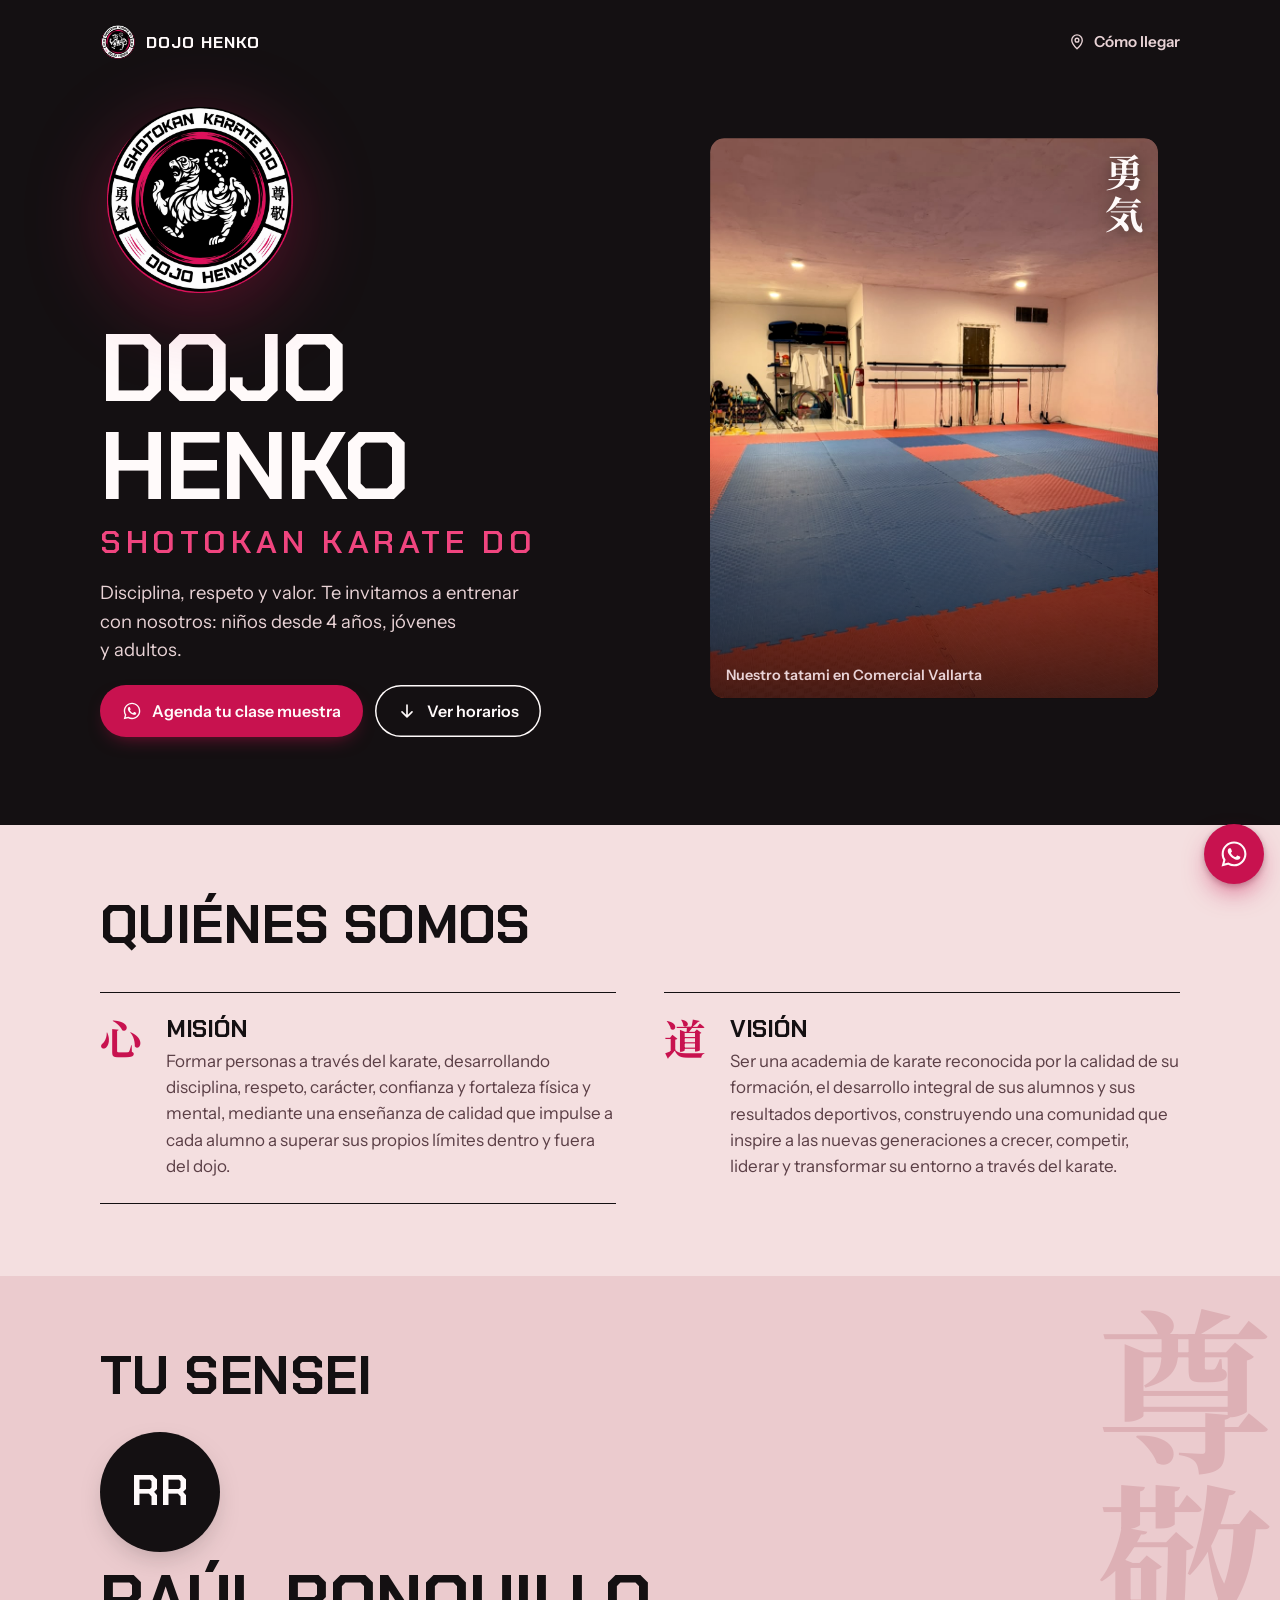
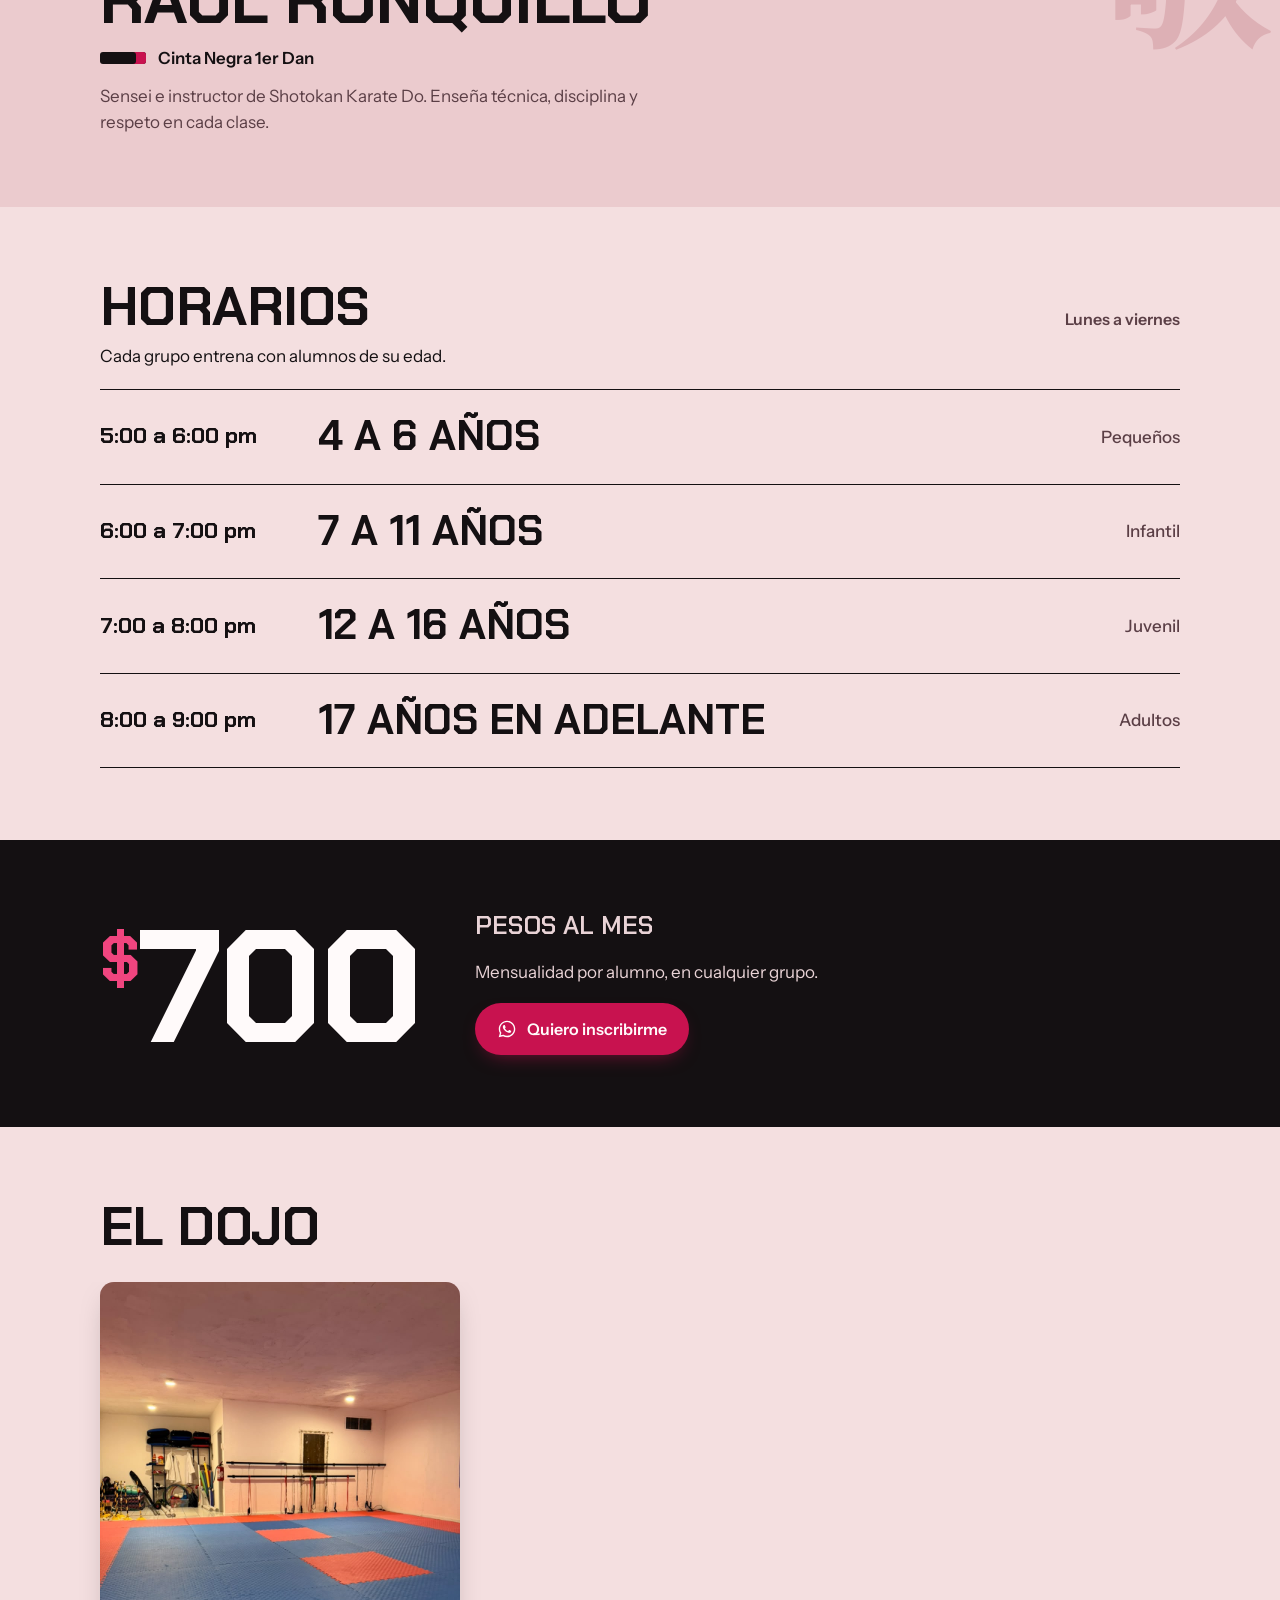
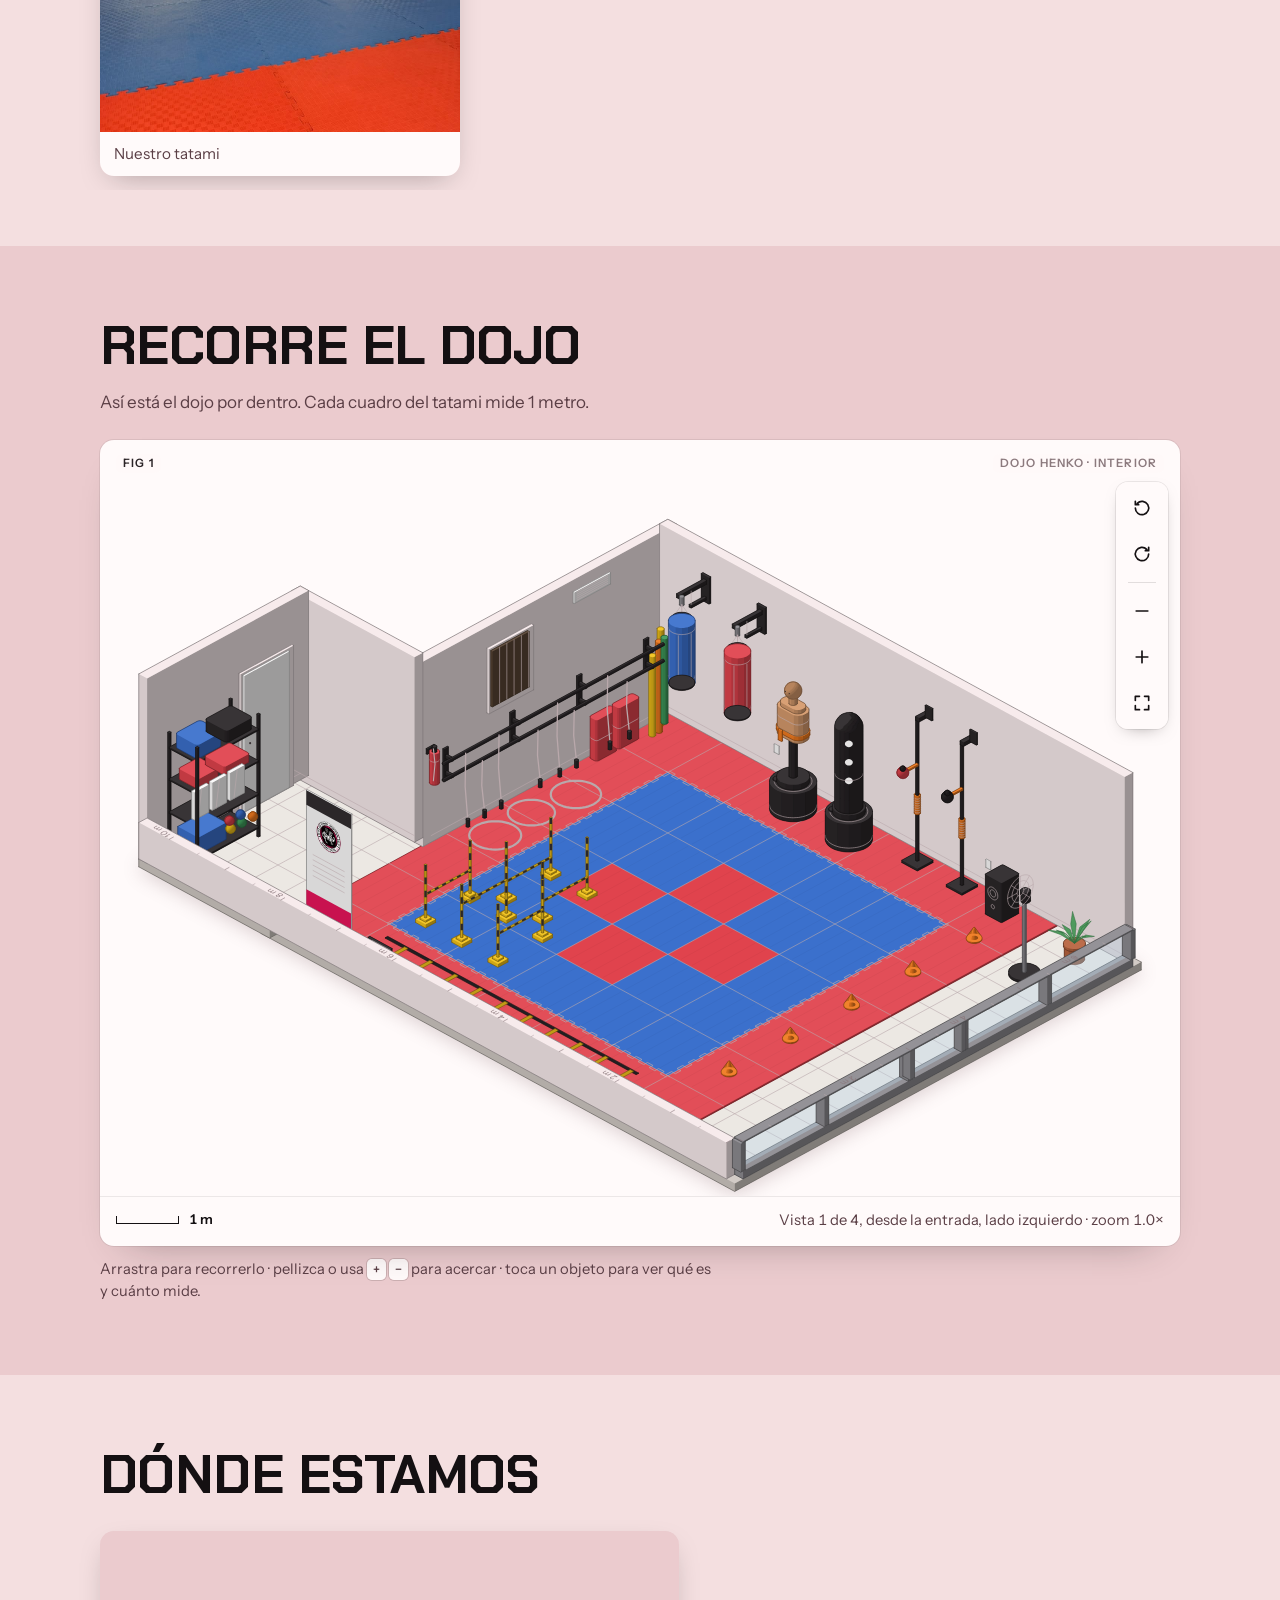
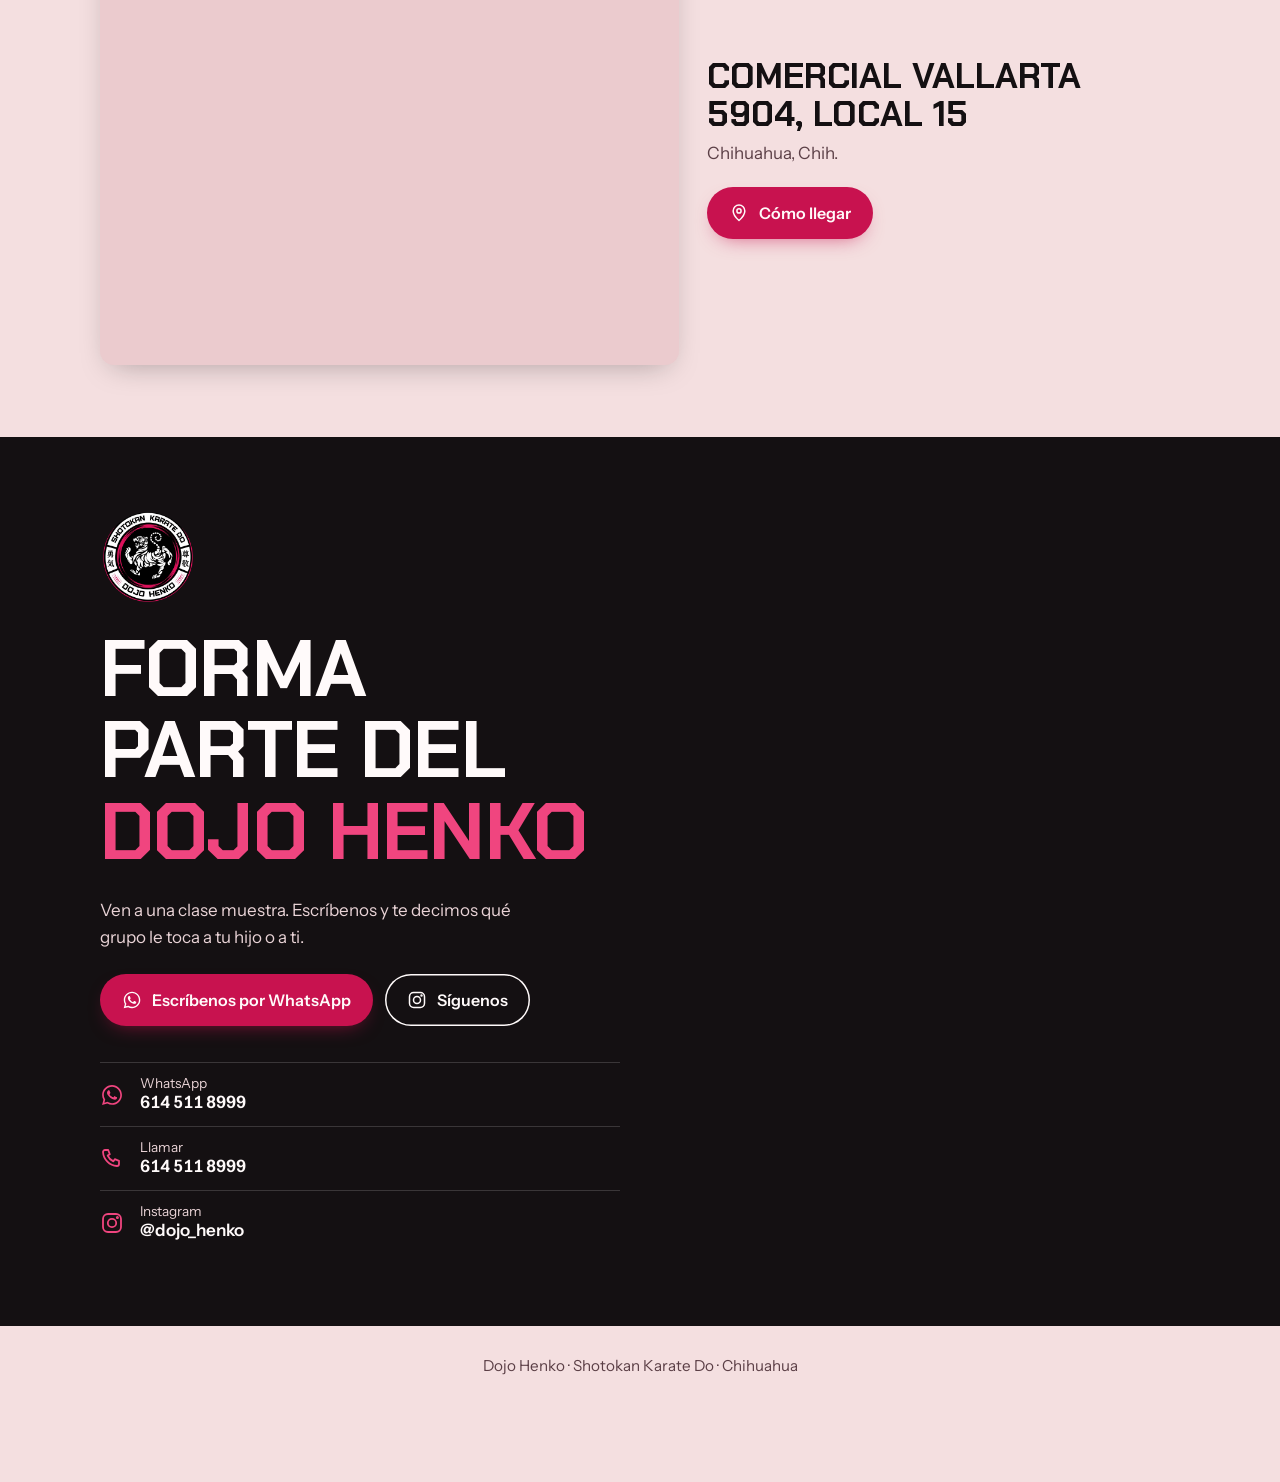
<file: index.html>
<!doctype html>
<html lang="es-MX">
<head>
<meta charset="utf-8">
<meta name="viewport" content="width=device-width, initial-scale=1, viewport-fit=cover">
<title>Dojo Henko · Shotokan Karate Do en Chihuahua</title>
<meta name="description" content="Dojo Henko, Shotokan Karate Do en Chihuahua. Clases para niños desde 4 años, jóvenes y adultos. Comercial Vallarta 5904 L-15.">
<meta name="theme-color" content="#141012">
<link rel="manifest" href="manifest.json">
<link rel="icon" type="image/png" href="img/favicon.png">
<link rel="apple-touch-icon" href="img/apple-touch-icon.png">
<meta name="apple-mobile-web-app-capable" content="yes">
<meta name="apple-mobile-web-app-status-bar-style" content="black-translucent">
<meta name="apple-mobile-web-app-title" content="Dojo Henko">
<meta property="og:title" content="Dojo Henko · Shotokan Karate Do">
<meta property="og:description" content="Te invitamos a entrenar: clases de karate para niños, jóvenes y adultos en Chihuahua.">
<meta property="og:image" content="img/icono-512.png">
<link rel="preconnect" href="https://fonts.googleapis.com">
<link rel="preconnect" href="https://fonts.gstatic.com" crossorigin>
<link href="https://fonts.googleapis.com/css2?family=Chakra+Petch:wght@500;600;700&family=Instrument+Sans:wght@400;500;600&display=swap" rel="stylesheet">
<link href="https://fonts.googleapis.com/css2?family=Noto+Serif+JP:wght@700&text=%E5%8B%87%E6%B0%97%E5%B0%8A%E6%95%AC%E5%BF%83%E9%81%93&display=swap" rel="stylesheet">
<link rel="stylesheet" href="estilos.css">
<link rel="stylesheet" href="modelo/iso.css?v=5">
<link rel="stylesheet" href="modelo/materiales.css?v=5">
<link rel="stylesheet" href="modelo/modelo.css?v=5">
</head>
<body>

<!-- Íconos dibujados una vez y reutilizados -->
<svg width="0" height="0" style="position:absolute" aria-hidden="true">
  <symbol id="i-wa" viewBox="0 0 24 24"><path fill="currentColor" d="M12.04 2C6.58 2 2.13 6.45 2.13 11.91c0 1.75.46 3.45 1.32 4.95L2.05 22l5.25-1.38a9.9 9.9 0 0 0 4.74 1.21c5.46 0 9.91-4.45 9.91-9.91S17.5 2 12.04 2Zm0 18.15c-1.48 0-2.93-.4-4.2-1.15l-.3-.18-3.12.82.83-3.04-.2-.31a8.2 8.2 0 0 1-1.26-4.38c0-4.54 3.7-8.24 8.25-8.24 4.54 0 8.24 3.7 8.24 8.24 0 4.55-3.7 8.24-8.24 8.24Zm4.52-6.16c-.25-.12-1.47-.72-1.69-.81-.23-.08-.39-.12-.56.12-.16.25-.64.81-.78.97-.15.17-.29.19-.54.06-.25-.12-1.05-.39-1.99-1.23-.74-.66-1.23-1.47-1.38-1.72-.14-.25-.01-.38.11-.5.11-.11.25-.29.37-.43.13-.15.17-.25.25-.42.08-.16.04-.31-.02-.43-.06-.12-.56-1.34-.76-1.84-.2-.48-.41-.42-.56-.43h-.48c-.16 0-.43.06-.66.31-.22.25-.86.85-.86 2.07 0 1.22.89 2.4 1.01 2.56.12.17 1.75 2.67 4.23 3.74.59.26 1.05.41 1.41.52.59.19 1.13.16 1.56.1.48-.07 1.47-.6 1.67-1.18.21-.58.21-1.07.15-1.18-.06-.1-.23-.16-.48-.28Z"/></symbol>
  <symbol id="i-tel" viewBox="0 0 24 24"><path fill="none" stroke="currentColor" stroke-width="1.8" stroke-linecap="round" stroke-linejoin="round" d="M5 3h3.2l1.6 4.2-2.1 1.4a11 11 0 0 0 5.7 5.7l1.4-2.1L19 13.8V17a2 2 0 0 1-2 2A15 15 0 0 1 3 5a2 2 0 0 1 2-2Z"/></symbol>
  <symbol id="i-ig" viewBox="0 0 24 24"><g fill="none" stroke="currentColor" stroke-width="1.8"><rect x="3" y="3" width="18" height="18" rx="5"/><circle cx="12" cy="12" r="4.2"/><circle cx="17.4" cy="6.6" r=".6" fill="currentColor"/></g></symbol>
  <symbol id="i-fb" viewBox="0 0 24 24"><path fill="none" stroke="currentColor" stroke-width="1.8" stroke-linecap="round" stroke-linejoin="round" d="M14.5 21v-7.5h2.6l.4-3h-3V8.6c0-.9.3-1.5 1.5-1.5h1.6V4.4a21 21 0 0 0-2.4-.1c-2.3 0-3.9 1.4-3.9 4v2.2H8.7v3h2.6V21"/></symbol>
  <symbol id="i-pin" viewBox="0 0 24 24"><g fill="none" stroke="currentColor" stroke-width="1.8" stroke-linejoin="round"><path d="M12 21s-7-6.2-7-11.5a7 7 0 0 1 14 0C19 14.8 12 21 12 21Z"/><circle cx="12" cy="9.5" r="2.5"/></g></symbol>
  <symbol id="i-pin-lleno" viewBox="0 0 24 24"><path fill="currentColor" stroke="#FFFAFA" stroke-width="1.4" d="M12 22.5s-7.6-6.6-7.6-12.6a7.6 7.6 0 0 1 15.2 0c0 6-7.6 12.6-7.6 12.6Z"/><circle cx="12" cy="9.8" r="2.8" fill="#FFFAFA"/></symbol>
  <symbol id="i-flecha" viewBox="0 0 24 24"><path fill="none" stroke="currentColor" stroke-width="2" stroke-linecap="round" stroke-linejoin="round" d="M12 5v14m0 0 6-6m-6 6-6-6"/></symbol>
  <symbol id="i-bajar" viewBox="0 0 24 24"><path fill="none" stroke="currentColor" stroke-width="1.8" stroke-linecap="round" stroke-linejoin="round" d="M12 3v12m0 0 5-5m-5 5-5-5M4 21h16"/></symbol>
</svg>

<header class="portada oscuro">
  <div class="envoltura">
    <nav class="barra" aria-label="Principal">
      <a class="marca" href="#inicio"><img src="img/favicon.png" alt="" width="36" height="36"><span data-campo="nombre">Dojo Henko</span></a>
      <a class="mini" href="#donde"><svg aria-hidden="true"><use href="#i-pin"/></svg>Cómo llegar</a>
    </nav>
    <div class="portada-texto" id="inicio">
      <img class="portada-logo" src="img/logo.png" alt="Logo de Dojo Henko: tigre Shotokan" width="200" height="200">
      <h1><span data-campo="nombre">Dojo Henko</span><span class="sub" data-campo="estilo">Shotokan Karate Do</span></h1>
      <p class="frase" data-campo="frase">Disciplina, respeto y valor. Te invitamos a entrenar con nosotros.</p>
      <div class="acciones">
        <a class="boton boton-primario" data-wa href="#"><svg aria-hidden="true"><use href="#i-wa"/></svg>Agenda tu clase muestra</a>
        <a class="boton boton-borde" href="#horarios"><svg aria-hidden="true"><use href="#i-flecha"/></svg>Ver horarios</a>
      </div>
    </div>
    <figure class="portada-foto">
      <span class="kanji-vertical" aria-hidden="true">勇気</span>
      <img src="img/tatami.jpg" alt="Tatami del dojo con equipo de entrenamiento" width="960" height="1280" fetchpriority="high">
      <figcaption>Nuestro tatami en Comercial Vallarta</figcaption>
    </figure>
  </div>
</header>

<main>
  <section class="avisos" id="avisos" aria-labelledby="t-avisos" hidden>
    <div class="envoltura">
      <h2 id="t-avisos">Avisos</h2>
      <div id="lista-avisos"></div>
    </div>
  </section>

  <section class="seccion nosotros" id="nosotros" aria-labelledby="t-nosotros">
    <div class="envoltura">
      <h2 class="titulo" id="t-nosotros">Quiénes somos</h2>
      <div class="pilares">
        <article class="pilar" id="pilar-mision">
          <span class="pilar-kanji" aria-hidden="true">心</span>
          <h3>Misión</h3>
          <p data-campo="mision"></p>
        </article>
        <article class="pilar" id="pilar-vision">
          <span class="pilar-kanji" aria-hidden="true">道</span>
          <h3>Visión</h3>
          <p data-campo="vision"></p>
        </article>
      </div>
    </div>
  </section>

  <section class="seccion equipo" id="equipo" aria-labelledby="t-equipo">
    <span class="equipo-kanji" aria-hidden="true">尊敬</span>
    <div class="envoltura">
      <h2 class="titulo" id="t-equipo">Tu sensei</h2>
      <div class="miembros" id="lista-equipo"></div>
    </div>
  </section>

  <section class="seccion" id="horarios" aria-labelledby="t-horarios">
    <div class="envoltura">
      <div class="horarios-intro">
        <h2 class="titulo" id="t-horarios">Horarios</h2>
        <p class="dias" id="dias-clase">Lunes a viernes</p>
      </div>
      <p>Cada grupo entrena con alumnos de su edad.</p>
      <ol class="clases" id="lista-clases"></ol>
    </div>
  </section>

  <section class="seccion oscuro precio" aria-labelledby="t-precio">
    <div class="envoltura">
      <h2 id="t-precio" class="oculto-lectores">Precio</h2>
      <p class="precio-cifra"><sup>$</sup><span data-campo="precio">700</span></p>
      <div class="precio-detalle">
        <p class="al-mes">Pesos al mes</p>
        <p data-campo="precio_nota">Mensualidad por alumno.</p>
        <a class="boton boton-primario" data-wa href="#"><svg aria-hidden="true"><use href="#i-wa"/></svg>Quiero inscribirme</a>
      </div>
    </div>
  </section>

  <section class="galeria" id="galeria" aria-labelledby="t-galeria">
    <div class="envoltura"><h2 class="titulo" id="t-galeria">El dojo</h2></div>
    <div class="carrusel" id="lista-fotos" tabindex="0" aria-label="Fotos del dojo, desliza para ver más"></div>
  </section>

  <section class="seccion modelo" id="recorrido" aria-labelledby="t-recorrido">
    <div class="envoltura">
      <h2 class="titulo" id="t-recorrido">Recorre el dojo</h2>
      <p class="modelo-intro">Así está el dojo por dentro. Cada cuadro del tatami mide 1 metro.</p>
      <div id="modelo-dojo"></div>
    </div>
  </section>

  <section class="seccion donde" id="donde" aria-labelledby="t-donde">
    <div class="envoltura">
      <h2 class="titulo" id="t-donde">Dónde estamos</h2>
      <div class="mapa"><iframe id="mapa" title="Mapa de Dojo Henko" loading="lazy" referrerpolicy="no-referrer-when-downgrade"></iframe><span class="mapa-pin" aria-hidden="true"><svg><use href="#i-pin-lleno"/></svg><b data-campo="nombre">Dojo Henko</b></span></div>
      <div>
        <p class="direccion" data-campo="direccion">Comercial Vallarta 5904, Local 15</p>
        <p class="ciudad" data-campo="ciudad">Chihuahua, Chih.</p>
        <a class="boton boton-primario" id="como-llegar" href="#" target="_blank" rel="noopener"><svg aria-hidden="true"><use href="#i-pin"/></svg>Cómo llegar</a>
      </div>
    </div>
  </section>

  <section class="seccion oscuro cierre" id="contacto" aria-labelledby="t-cierre">
    <div class="envoltura">
      <img class="cierre-logo" src="img/logo.png" alt="" width="96" height="96" loading="lazy">
      <h2 id="t-cierre">Forma parte del <em data-campo="nombre">Dojo Henko</em></h2>
      <p class="frase">Ven a una clase muestra. Escríbenos y te decimos qué grupo le toca a tu hijo o a ti.</p>
      <div class="acciones">
        <a class="boton boton-primario" data-wa href="#"><svg aria-hidden="true"><use href="#i-wa"/></svg>Escríbenos por WhatsApp</a>
        <a class="boton boton-borde" data-ig href="#" target="_blank" rel="noopener"><svg aria-hidden="true"><use href="#i-ig"/></svg>Síguenos</a>
      </div>
      <ul class="contactos">
        <li><a data-wa href="#"><svg aria-hidden="true"><use href="#i-wa"/></svg><span><small>WhatsApp</small><b class="num" data-tel>614 511 8999</b></span></a></li>
        <li><a id="llamar" href="#"><svg aria-hidden="true"><use href="#i-tel"/></svg><span><small>Llamar</small><b class="num" data-tel>614 511 8999</b></span></a></li>
        <li><a data-ig href="#" target="_blank" rel="noopener"><svg aria-hidden="true"><use href="#i-ig"/></svg><span><small>Instagram</small><b id="ig-usuario">@dojo_henko</b></span></a></li>
        <li><a id="facebook" href="#" target="_blank" rel="noopener"><svg aria-hidden="true"><use href="#i-fb"/></svg><span><small>Facebook</small><b data-campo="facebook">Dojo Henko</b></span></a></li>
      </ul>
    </div>
  </section>
</main>

<footer class="pie">
  <p><span data-campo="nombre">Dojo Henko</span> · <span data-campo="estilo">Shotokan Karate Do</span> · Chihuahua</p>
  <button class="boton boton-borde sobre-rosa" id="instalar" hidden><svg aria-hidden="true"><use href="#i-bajar"/></svg>Instalar como app</button>
</footer>

<a class="wa-flotante" data-wa href="#" aria-label="Escribir por WhatsApp"><svg aria-hidden="true"><use href="#i-wa"/></svg></a>

<script src="config.js"></script>
<script src="datos-respaldo.js"></script>
<script src="app.js"></script>
<script src="modelo/vistas.js?v=5" defer></script>
<script src="modelo/modelo.js?v=5" defer></script>
</body>
</html>
</file>
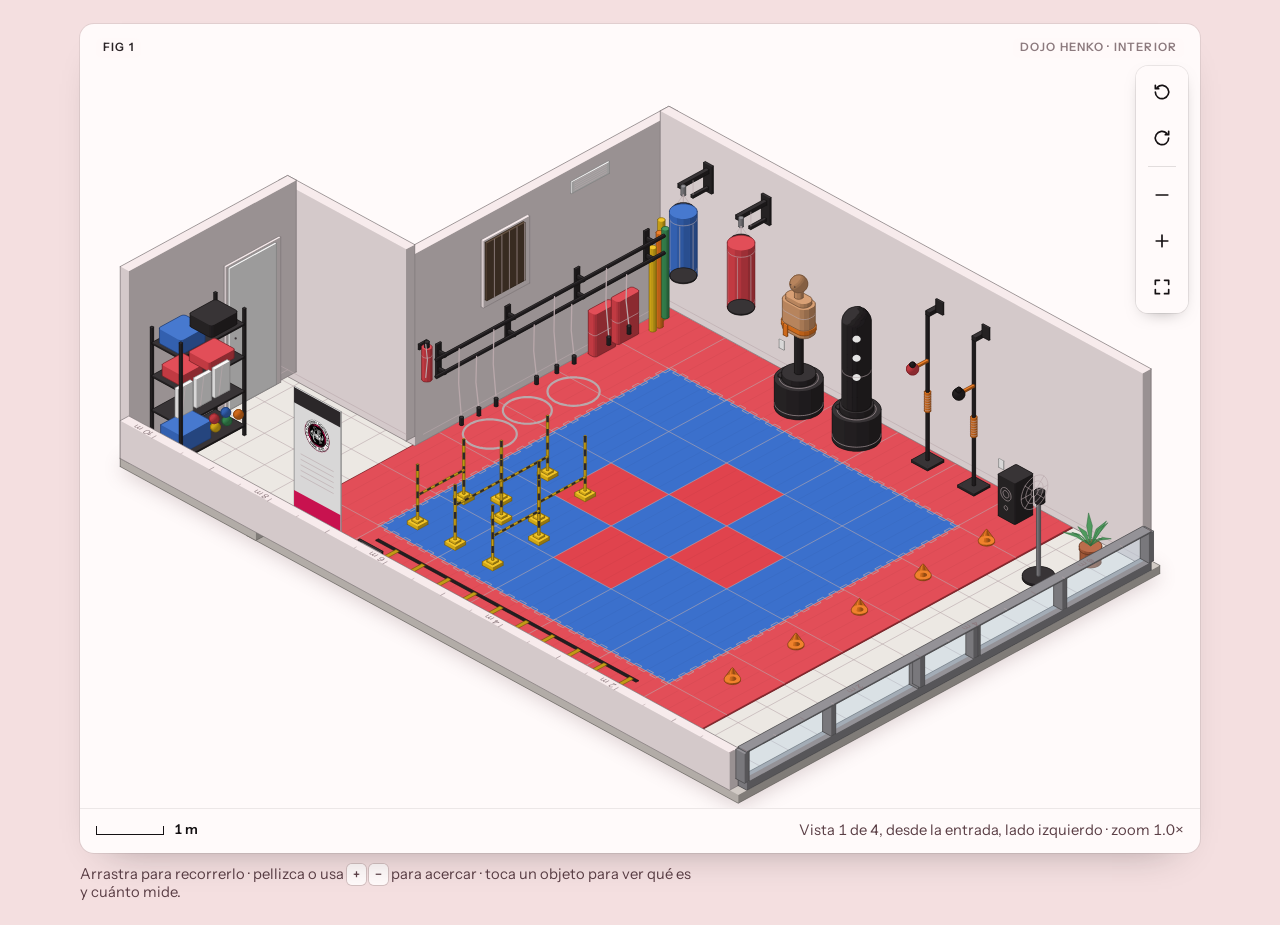
<file: modelo/vista-previa.html>
<!doctype html>
<html lang="es-MX">
<head>
<meta charset="utf-8">
<meta name="viewport" content="width=device-width, initial-scale=1">
<title>Modelo del dojo · vista previa</title>
<base href="../">
<link href="https://fonts.googleapis.com/css2?family=Instrument+Sans:wght@400;500;600&display=swap" rel="stylesheet">
<link rel="stylesheet" href="modelo/iso.css">
<link rel="stylesheet" href="modelo/materiales.css">
<link rel="stylesheet" href="modelo/modelo.css">
<style>body{margin:0;background:#F4DFE0;font-family:"Instrument Sans",system-ui,sans-serif;padding:24px 20px}main{max-width:1120px;margin:auto}</style>
</head>
<body>
<main><div id="modelo-dojo"></div></main>
<script src="modelo/vistas.js"></script>
<script src="modelo/modelo.js"></script>
</body>
</html>
</file>
<file: estilos.css>
/* =========================================================
   DOJO HENKO · estilos
   Rosa palo de fondo, negro y blanco; magenta del logo para acciones.
   ========================================================= */
:root{
  --rosa:#F4DFE0;
  --rosa-2:#EBCBCE;
  --rosa-3:#DDB0B5;
  --tinta:#141012;
  --tinta-2:#2A2124;
  --texto-suave:#5B3F46;
  --blanco:#FFFAFA;
  --magenta:#C8124F;
  --magenta-hover:#A80E42;
  --magenta-claro:#F0457F;
  --sobre-negro:#E9D3D6;
  --display:"Chakra Petch", system-ui, sans-serif;
  --cuerpo:"Instrument Sans", system-ui, sans-serif;
  --kanji:"Noto Serif JP", serif;
  --radio:14px;
  --ease:cubic-bezier(.16,1,.3,1);
  --sombra:0 10px 30px -12px rgba(20,16,18,.35);
  color-scheme:light;
}
*,*::before,*::after{box-sizing:border-box}
html{scroll-behavior:smooth;-webkit-text-size-adjust:100%}
body{
  margin:0;background:var(--rosa);color:var(--tinta);
  font-family:var(--cuerpo);font-size:1.0625rem;line-height:1.55;
  -webkit-font-smoothing:antialiased;overflow-x:hidden;
}
::selection{background:var(--magenta);color:var(--blanco)}
img{max-width:100%;display:block}
a{color:inherit;text-underline-offset:.2em}
:focus-visible{outline:3px solid var(--magenta);outline-offset:3px;border-radius:6px}
.oscuro :focus-visible{outline-color:var(--magenta-claro)}
h1,h2,h3{font-family:var(--display);font-weight:700;line-height:1.02;letter-spacing:-.01em;margin:0;text-wrap:balance}
p{margin:0;text-wrap:pretty}
[hidden]{display:none!important}
.envoltura{width:100%;max-width:1120px;margin-inline:auto;padding-inline:20px}
.seccion{padding-block:72px}
.titulo{font-size:clamp(2.1rem,7vw,3.4rem);text-transform:uppercase;margin-bottom:28px}
.oscuro{background:var(--tinta);color:var(--blanco)}
.num{font-variant-numeric:tabular-nums}
.oculto-lectores{position:absolute;width:1px;height:1px;overflow:hidden;clip:rect(0 0 0 0);white-space:nowrap}

/* ---------- Botones ---------- */
.boton{
  display:inline-flex;align-items:center;justify-content:center;gap:10px;
  min-height:52px;padding:0 22px;border-radius:999px;border:0;cursor:pointer;
  font:600 1rem/1 var(--cuerpo);text-decoration:none;
  transition:background-color .2s var(--ease),transform .2s var(--ease);
}
.boton svg{width:20px;height:20px;flex:none}
.boton-primario{background:var(--magenta);color:var(--blanco);box-shadow:0 8px 20px -10px rgba(200,18,79,.7)}
.boton-primario:hover{background:var(--magenta-hover)}
.boton:active{transform:scale(.98)}
.boton-borde{background:transparent;color:inherit;box-shadow:inset 0 0 0 1.5px currentColor}
.boton-borde:hover{background:rgba(255,255,255,.08)}
.boton-borde.sobre-rosa:hover{background:rgba(20,16,18,.06)}
.acciones{display:flex;flex-wrap:wrap;gap:12px}

/* ---------- Portada ---------- */
.portada{position:relative;overflow:hidden;padding-top:max(20px,env(safe-area-inset-top))}
.portada .envoltura{display:grid;gap:36px;padding-bottom:56px}
.barra{display:flex;align-items:center;justify-content:space-between;gap:12px}
.marca{display:flex;align-items:center;gap:10px;font:700 1.05rem/1 var(--display);text-transform:uppercase;letter-spacing:.06em;text-decoration:none}
.marca img{width:36px;height:36px}
.barra a.mini{font:600 .95rem/1 var(--cuerpo);color:var(--sobre-negro);text-decoration:none;display:inline-flex;align-items:center;gap:8px;min-height:44px}
.barra a.mini:hover{color:var(--blanco)}
.barra a.mini svg{width:18px;height:18px}
.portada-texto{display:grid;gap:20px;justify-items:start}
.portada-logo{width:min(200px,52vw);height:auto;filter:drop-shadow(0 18px 40px rgba(200,18,79,.35))}
.portada h1{font-size:clamp(3.4rem,15vw,6rem);text-transform:uppercase;letter-spacing:-.02em}
.portada h1 .sub{display:block;font-size:.34em;letter-spacing:.14em;color:var(--magenta-claro);margin-top:10px;font-weight:600}
.portada .frase{color:var(--sobre-negro);font-size:1.15rem;max-width:36ch}
.portada-foto{position:relative;margin:0;border-radius:var(--radio);overflow:hidden;aspect-ratio:4/5;max-height:560px;box-shadow:0 30px 60px -30px rgba(0,0,0,.8)}
.portada-foto img{width:100%;height:100%;object-fit:cover;filter:saturate(.85) contrast(1.05)}
.portada-foto::after{content:"";position:absolute;inset:0;background:linear-gradient(180deg,transparent 55%,rgba(20,16,18,.75))}
.kanji-vertical{
  position:absolute;right:14px;top:14px;z-index:1;writing-mode:vertical-rl;
  font:700 2.4rem/1.1 var(--kanji);color:var(--blanco);letter-spacing:.1em;
  text-shadow:0 2px 16px rgba(0,0,0,.5);
}
.portada-foto figcaption{position:absolute;left:16px;bottom:14px;z-index:1;font:600 .9rem/1.3 var(--cuerpo);color:var(--sobre-negro)}
@media (min-width:860px){
  .portada .envoltura{grid-template-columns:1.1fr .9fr;align-items:center;padding-bottom:88px}
  .barra{grid-column:1/-1}
}
/* El único momento animado: la foto se descubre y el tigre se asienta */
@media (prefers-reduced-motion:no-preference){
  .portada-foto{animation:descubre 1.1s var(--ease) both .15s}
  .portada-logo{animation:asienta .9s var(--ease) both}
  @keyframes descubre{from{clip-path:inset(0 0 100% 0 round 14px)}to{clip-path:inset(0 0 0 0 round 14px)}}
  @keyframes asienta{from{transform:rotate(-12deg) scale(.94)}to{transform:none}}
}

/* ---------- Avisos ---------- */
.avisos{background:var(--magenta);color:var(--blanco);padding-block:28px}
.avisos .envoltura{display:grid;gap:14px}
.avisos h2{font-size:1rem;letter-spacing:.12em;text-transform:uppercase}
.aviso{display:grid;grid-template-columns:auto 1fr;gap:16px;align-items:start;padding-top:14px;border-top:1px solid rgba(255,255,255,.3)}
.aviso-fecha{font:700 1rem/1 var(--display);text-transform:uppercase;text-align:center;min-width:58px;padding:8px 6px;border-radius:10px;background:rgba(20,16,18,.22)}
.aviso-fecha b{display:block;font-size:1.7rem;margin-bottom:2px}
.aviso h3{font-size:1.3rem;margin-bottom:4px}
.aviso p{color:#FFE4EC}

/* ---------- Quiénes somos ---------- */
.nosotros .envoltura{display:grid;gap:8px}
.pilares{display:grid;gap:0;margin-top:4px}
.pilar{display:grid;grid-template-columns:auto 1fr;gap:6px 20px;padding:24px 0;border-top:1.5px solid var(--tinta)}
.pilar:last-child{border-bottom:1.5px solid var(--tinta)}
.pilar-kanji{grid-row:span 2;font:700 2.6rem/1 var(--kanji);color:var(--magenta);width:1.1em}
.pilar h3{font-size:1.5rem;text-transform:uppercase}
.pilar p{color:var(--texto-suave);max-width:58ch}
@media (min-width:860px){
  .pilares{grid-template-columns:1fr 1fr;gap:0 48px}
  .pilar:last-child{border-bottom:0}
  .pilar{border-bottom:1.5px solid var(--tinta)}
}

/* ---------- Equipo / sensei ---------- */
.equipo{background:var(--rosa-2);position:relative;overflow:hidden}
.equipo-kanji{font:700 clamp(6rem,28vw,11rem)/1 var(--kanji);color:var(--rosa-3);writing-mode:vertical-rl;position:absolute;right:8px;top:24px;pointer-events:none;user-select:none}
.equipo .envoltura{position:relative;z-index:1}
.miembros{display:grid;gap:36px;position:relative}
.miembro{display:grid;gap:14px;align-content:start}
.miembro-foto{width:120px;aspect-ratio:1;border-radius:50%;object-fit:cover;box-shadow:var(--sombra);background:var(--tinta)}
.miembro-foto.vacia{display:grid;place-items:center;font:700 2.6rem/1 var(--display);color:var(--blanco)}
.miembro-nombre{font-size:clamp(2.4rem,10vw,4.2rem);text-transform:uppercase}
.cinta{display:inline-flex;align-items:center;gap:12px;font:600 1.05rem/1.2 var(--cuerpo)}
.cinta::before{content:"";width:46px;height:12px;border-radius:3px;background:var(--tinta);box-shadow:inset -10px 0 0 var(--magenta)}
.miembro p.texto{max-width:52ch;color:var(--texto-suave)}
.miembros.varios .miembro-nombre{font-size:clamp(1.8rem,6vw,2.6rem)}
@media (min-width:860px){.miembros.varios{grid-template-columns:repeat(auto-fit,minmax(280px,1fr))}}

/* ---------- Horarios ---------- */
.horarios-intro{display:flex;flex-wrap:wrap;align-items:baseline;justify-content:space-between;gap:8px 20px;margin-bottom:8px}
.horarios-intro .titulo{margin-bottom:0}
.dias{font:600 1rem/1.3 var(--cuerpo);color:var(--texto-suave)}
.clases{list-style:none;margin:20px 0 0;padding:0}
.clase{display:grid;grid-template-columns:88px 1fr;gap:4px 18px;align-items:center;padding:20px 0;border-top:1.5px solid var(--tinta)}
.clase:last-child{border-bottom:1.5px solid var(--tinta)}
.clase p{margin:0}
.clase-hora{grid-row:span 2;font:700 1.15rem/1.1 var(--display)}
.clase-hora small{display:block;font:500 .85rem/1.3 var(--cuerpo);color:var(--texto-suave)}
.clase-edades{font:700 clamp(1.7rem,7vw,2.6rem)/1 var(--display);text-transform:uppercase}
.clase-grupo{color:var(--texto-suave);font-weight:500;display:flex;align-items:center;gap:10px;flex-wrap:wrap}
.en-clase{display:inline-flex;align-items:center;gap:6px;font:600 .8rem/1 var(--cuerpo);color:var(--magenta);text-transform:uppercase;letter-spacing:.06em}
.en-clase::before{content:"";width:8px;height:8px;border-radius:50%;background:currentColor;animation:late 1.6s ease-in-out infinite}
@keyframes late{50%{opacity:.25}}
@media (min-width:860px){
  .clase{grid-template-columns:200px 1fr auto;padding:26px 0}
  .clase-hora{grid-row:auto;font-size:1.4rem}
  .clase-grupo{justify-content:flex-end}
}

/* ---------- Precio ---------- */
.precio .envoltura{display:grid;gap:28px;align-items:end}
.precio-cifra{font:700 clamp(5rem,26vw,10rem)/.85 var(--display);letter-spacing:-.03em;font-variant-numeric:tabular-nums}
.precio-cifra sup{font-size:.4em;vertical-align:.95em;margin-right:4px;color:var(--magenta-claro)}
.precio-detalle{display:grid;gap:18px;justify-items:start}
.precio-detalle .al-mes{font:600 1.6rem/1.1 var(--display);text-transform:uppercase}
.precio-detalle p{color:var(--sobre-negro);max-width:40ch}
@media (min-width:860px){.precio .envoltura{grid-template-columns:auto 1fr;gap:56px}}

/* ---------- Galería ---------- */
.galeria{padding-top:72px;padding-bottom:56px}
.carrusel{display:grid;grid-auto-flow:column;grid-auto-columns:min(78vw,360px);gap:14px;overflow-x:auto;scroll-snap-type:x mandatory;padding:0 20px 14px;scroll-padding-inline:20px;scrollbar-width:thin;scrollbar-color:var(--magenta) transparent}
@media (min-width:1120px){.carrusel{padding-inline:calc((100vw - 1080px)/2);scroll-padding-inline:calc((100vw - 1080px)/2)}}
.carrusel::-webkit-scrollbar{height:6px}
.carrusel::-webkit-scrollbar-thumb{background:var(--magenta);border-radius:6px}
.foto{margin:0;scroll-snap-align:start;border-radius:var(--radio);overflow:hidden;background:var(--rosa-2);box-shadow:var(--sombra)}
.foto img{width:100%;aspect-ratio:4/5;object-fit:cover}
.foto figcaption{padding:10px 14px;font-size:.95rem;color:var(--texto-suave);background:var(--blanco)}

/* ---------- Ubicación ---------- */
.donde .envoltura{display:grid;gap:28px}
.mapa{position:relative;border-radius:var(--radio);overflow:hidden;background:var(--rosa-2);aspect-ratio:4/3;box-shadow:var(--sombra)}
.mapa iframe{width:100%;height:100%;border:0;display:block}
/* Pin propio: el mapa gratis de Google se centra en el dojo pero no siempre dibuja el pin */
.mapa-pin{position:absolute;left:50%;top:50%;transform:translate(-50%,-100%);display:grid;justify-items:center;pointer-events:none;color:var(--magenta);filter:drop-shadow(0 4px 6px rgba(20,16,18,.35))}
.mapa-pin svg{width:40px;height:40px;order:2}
.mapa-pin b{order:1;font:700 .8rem/1 var(--display);text-transform:uppercase;letter-spacing:.06em;background:var(--tinta);color:var(--blanco);padding:6px 9px;border-radius:6px;margin-bottom:4px;white-space:nowrap}
@media (min-width:860px){.mapa-pin{display:none}} /* en pantalla grande Google ya dibuja su pin */
.direccion{font:700 clamp(1.6rem,6vw,2.2rem)/1.1 var(--display);text-transform:uppercase}
.ciudad{color:var(--texto-suave);margin:6px 0 20px}
@media (min-width:860px){.donde .envoltura{grid-template-columns:1.1fr .9fr;align-items:center}.donde .titulo{grid-column:1/-1;margin-bottom:0}}

/* ---------- Cierre ---------- */
.cierre{text-align:left}
.cierre .envoltura{display:grid;gap:24px;justify-items:start}
.cierre-logo{width:96px}
.cierre h2{font-size:clamp(2.6rem,11vw,5rem);text-transform:uppercase;max-width:12ch}
.cierre h2 em{font-style:normal;color:var(--magenta-claro)}
.cierre .frase{color:var(--sobre-negro);max-width:40ch}
.contactos{list-style:none;margin:12px 0 0;padding:0;width:100%;max-width:520px}
.contactos a{display:flex;align-items:center;gap:16px;min-height:64px;padding:12px 0;border-top:1px solid rgba(255,255,255,.16);text-decoration:none;transition:color .2s var(--ease)}
.contactos li:last-child a{border-bottom:1px solid rgba(255,255,255,.16)}
.contactos a:hover{color:var(--magenta-claro)}
.contactos svg{width:24px;height:24px;flex:none;color:var(--magenta-claro)}
.contactos span{display:grid;line-height:1.25}
.contactos small{color:var(--sobre-negro);font-size:.85rem}
.contactos b{font-weight:600}

/* ---------- Pie ---------- */
.pie{padding-block:28px calc(104px + env(safe-area-inset-bottom));text-align:center;color:var(--texto-suave);font-size:.95rem}
.pie .boton{margin-top:14px}

/* ---------- WhatsApp flotante ---------- */
.wa-flotante{
  position:fixed;right:16px;bottom:calc(16px + env(safe-area-inset-bottom));z-index:20;
  width:60px;height:60px;border-radius:50%;display:grid;place-items:center;
  background:var(--magenta);color:var(--blanco);box-shadow:0 12px 28px -8px rgba(200,18,79,.75),0 2px 6px rgba(0,0,0,.25);
  transition:transform .25s var(--ease),background-color .2s var(--ease);
}
.wa-flotante:hover{background:var(--magenta-hover);transform:translateY(-2px)}
.wa-flotante svg{width:30px;height:30px}

@media (prefers-reduced-motion:reduce){*{animation:none!important;transition:none!important;scroll-behavior:auto!important}}
</file>
<file: modelo/iso.css>
.iso{
  --anatomy-page:#0b0b0b;--anatomy-card:#131313;--anatomy-text:#a3a3a3;--anatomy-strong:#e6e6e6;--anatomy-muted:#6e6e6e;
  --anatomy-paper:#131313;--anatomy-face:#1b1b1b;--anatomy-top:#1c1c1c;
  --anatomy-shade-0:#0f0f0f;--anatomy-shade-1:#121212;--anatomy-shade-2:#151515;--anatomy-shade-3:#181818;
  --anatomy-lit-top:#262626;--anatomy-lit-shade:#1d1d1d;
  --anatomy-hi:#d4d4d4;--anatomy-mid:#6a6a6a;--anatomy-lo:#3e3e3e;--anatomy-faint:#2a2a2a;--anatomy-lit:#ffffff;
  --anatomy-halo:#050505;--anatomy-halo-opacity:.9;--anatomy-dot:#e6e6e6;
  --anatomy-red:#ff6b6b;--anatomy-green:#6be0a0;--anatomy-blue:#6b9bff;
  --anatomy-weight:.6px;--anatomy-ease:cubic-bezier(.32,.72,0,1);
  --anatomy-mono:ui-monospace,"SF Mono",Menlo,Consolas,monospace;
  --anatomy-lift:inset 0 1px 0 0 #ffffff0a,inset 0 0 0 1px #ffffff06,0 0 0 1px #00000026,0 1px 1px -.5px #00000014,0 3px 3px -1.5px #00000014,0 6px 6px -3px #00000014,0 12px 12px -6px #00000014;
}
.iso[data-theme="light"]{
  --anatomy-page:#f2f2ef;--anatomy-card:#fbfbfa;--anatomy-text:#57575a;--anatomy-strong:#18181a;--anatomy-muted:#8c8c90;
  --anatomy-paper:#fbfbfa;--anatomy-face:#ffffff;--anatomy-top:#ffffff;
  --anatomy-shade-0:#dcdcd9;--anatomy-shade-1:#e5e5e2;--anatomy-shade-2:#ededea;--anatomy-shade-3:#f4f4f1;
  --anatomy-lit-top:#ffffff;--anatomy-lit-shade:#eeeeeb;
  --anatomy-hi:#26262a;--anatomy-mid:#8a8a8f;--anatomy-lo:#b4b4b8;--anatomy-faint:#d4d4d6;--anatomy-lit:#000000;
  --anatomy-halo:#8a8a80;--anatomy-halo-opacity:.32;--anatomy-dot:#3a3a3e;
  --anatomy-red:#e5484d;--anatomy-green:#30a46c;--anatomy-blue:#3e63dd;
  --anatomy-lift:inset 0 1px 0 0 #ffffff,0 0 0 1px #0000000f,0 1px 1px -.5px #0000000a,0 3px 3px -1.5px #0000000a,0 6px 6px -3px #0000000a,0 12px 12px -6px #0000000a;
}
.iso-svg{display:block;width:100%;height:auto;overflow:visible}
.iso-svg path,.iso-svg circle{vector-effect:non-scaling-stroke}
.iso-fill{fill:var(--anatomy-paper);stroke:none}
.iso-solid[data-lit]>.iso-fill{fill:var(--anatomy-face)}
.iso-shade,.iso-top{stroke:none}
.iso-shade[data-shade="0"]{fill:var(--anatomy-shade-0)}
.iso-shade[data-shade="1"]{fill:var(--anatomy-shade-1)}
.iso-shade[data-shade="2"]{fill:var(--anatomy-shade-2)}
.iso-shade[data-shade="3"]{fill:var(--anatomy-shade-3)}
.iso-top{fill:var(--anatomy-top)}
.iso-solid[data-lit]>.iso-top{fill:var(--anatomy-lit-top)}
.iso-solid[data-lit]>.iso-shade{fill:var(--anatomy-lit-shade)}
.iso-solid[data-seamless]>.iso-shade,.iso-solid[data-seamless]>.iso-top{stroke-width:.4;stroke-linejoin:round}
.iso-solid[data-seamless]>.iso-shade[data-shade="0"]{stroke:var(--anatomy-shade-0)}
.iso-solid[data-seamless]>.iso-shade[data-shade="1"]{stroke:var(--anatomy-shade-1)}
.iso-solid[data-seamless]>.iso-shade[data-shade="2"]{stroke:var(--anatomy-shade-2)}
.iso-solid[data-seamless]>.iso-shade[data-shade="3"]{stroke:var(--anatomy-shade-3)}
.iso-solid[data-seamless]>.iso-top{stroke:var(--anatomy-top)}
.iso-solid[data-seamless][data-lit]>.iso-top{stroke:var(--anatomy-lit-top)}
.iso-solid[data-seamless][data-lit]>.iso-shade{stroke:var(--anatomy-lit-shade)}
.iso-solid[data-lit]>.iso-edge{stroke:var(--anatomy-lit)}
.iso-halo{fill:var(--anatomy-halo);stroke:none;filter:blur(9px);opacity:var(--anatomy-halo-opacity);transform:translateY(3px)}
.iso-line{fill:none;stroke:var(--anatomy-lo);stroke-width:var(--anatomy-weight);stroke-linecap:round;stroke-linejoin:round}
.iso-line[data-tone="hi"]{stroke:var(--anatomy-hi)}
.iso-line[data-tone="mid"]{stroke:var(--anatomy-mid)}
.iso-line[data-tone="lo"]{stroke:var(--anatomy-lo)}
.iso-line[data-tone="faint"]{stroke:var(--anatomy-faint)}
.iso-line[data-tone="lit"]{stroke:var(--anatomy-lit)}
.iso-line[data-tone="red"]{stroke:var(--anatomy-red)}
.iso-line[data-tone="green"]{stroke:var(--anatomy-green)}
.iso-line[data-tone="blue"]{stroke:var(--anatomy-blue)}
.iso-line[data-dotted]{stroke-dasharray:.01 3.5;stroke-width:1}
.iso-line[data-dashed]{stroke-dasharray:3 3}
.iso-line[data-flow]{stroke-dasharray:2 6}
.iso-wire-end{fill:var(--anatomy-paper);stroke:var(--anatomy-lo);stroke-width:var(--anatomy-weight)}
.iso-wire[data-tone="hi"] .iso-wire-end{stroke:var(--anatomy-hi)}
.iso-wire[data-tone="mid"] .iso-wire-end{stroke:var(--anatomy-mid)}
.iso-wire[data-tone="faint"] .iso-wire-end{stroke:var(--anatomy-faint)}
.iso-wire[data-tone="lit"] .iso-wire-end{stroke:var(--anatomy-lit)}
.iso-dots circle{fill:var(--anatomy-dot);stroke:none;opacity:.32}
.iso-dots[data-tone="hi"] circle{opacity:.85}
.iso-dots[data-tone="mid"] circle{opacity:.45}
.iso-dots[data-tone="lo"] circle{opacity:.22}
.iso-dots[data-tone="faint"] circle{opacity:.12}
.iso-face-text{fill:var(--anatomy-mid);font-family:var(--anatomy-mono);letter-spacing:.04em}
.iso-face-text[data-tone="hi"]{fill:var(--anatomy-hi)}
.iso-face-text[data-tone="lo"]{fill:var(--anatomy-lo)}
.iso-face-text[data-tone="faint"]{fill:var(--anatomy-faint)}
.tb-body{fill:var(--anatomy-shade-2);stroke:none}
.tb-shine{fill:var(--anatomy-top);stroke:none}
.tb-shade{fill:var(--anatomy-shade-0);stroke:none}
.tb-ring{fill:none;stroke:var(--anatomy-lo);stroke-width:.45;stroke-linecap:butt;stroke-linejoin:round}
.tb-ring[data-tone="mid"]{stroke:var(--anatomy-mid)}
.tb-ring[data-tone="faint"]{stroke:var(--anatomy-faint)}
.tb-ring[data-tone="hi"]{stroke:var(--anatomy-hi)}
@keyframes iso-flow{to{stroke-dashoffset:-32}}
@keyframes iso-pulse{0%,100%{opacity:.18}12%{opacity:1}40%{opacity:.18}}
.iso-line[data-flow]{animation:iso-flow 1600ms linear infinite}
.iso-dots circle[data-pulse]{animation:iso-pulse 1600ms steps(1,end) infinite;animation-delay:var(--pulse-at,0ms)}
.iso-figure{margin:32px 0 36px}
.iso-plate{position:relative;padding:52px 24px;border-radius:0;background:var(--anatomy-card);box-shadow:0 0 0 1px var(--anatomy-mid);--anatomy-paper:var(--anatomy-card)}
.iso-plate-corners{position:absolute;inset:18px 20px;pointer-events:none}
.iso-plate-corner{position:absolute;color:var(--anatomy-muted);font-family:var(--anatomy-mono);font-size:10.5px;line-height:1;letter-spacing:.04em;white-space:nowrap}
.iso-plate-corner[data-corner="fig"]{top:0;left:0;color:var(--anatomy-text)}
.iso-plate-corner[data-corner="title"]{top:0;right:0;text-transform:uppercase;letter-spacing:.1em}
.iso-plate-corner[data-corner="hint"]{bottom:0;left:0;text-transform:uppercase;letter-spacing:.1em}
.iso-plate-corner[data-corner="readout"]{right:0;bottom:0;color:var(--anatomy-text);font-variant-numeric:tabular-nums}
.iso-plate .iso-svg{margin:0 auto}
.iso-legend{display:grid;gap:8px;margin-top:12px;color:var(--anatomy-muted);font-size:13px;line-height:1.55}
.iso-keys{display:flex;flex-wrap:wrap;gap:6px 18px}
.iso-key{display:inline-flex;align-items:center;gap:7px}
.iso-swatch{width:16px;height:10px;flex:none;overflow:visible}
.iso-swatch path{fill:none;stroke:var(--anatomy-hi);stroke-width:1;vector-effect:non-scaling-stroke;stroke-linejoin:round;stroke-linecap:round}
.iso-swatch[data-mark="raised"] path,.iso-swatch[data-mark="flat"] path{stroke:var(--anatomy-mid)}
.iso-swatch[data-mark="lit"] path{stroke:var(--anatomy-lit)}
.iso-swatch[data-mark="dim"] path{stroke:var(--anatomy-lo)}
.iso-swatch[data-mark="dotted"] path{stroke-dasharray:.01 3;stroke-width:1.4}
.iso-swatch[data-mark="dashed"] path{stroke-dasharray:3 2.5}
.iso-swatch[data-mark="red"] path{stroke:var(--anatomy-red)}
.iso-swatch[data-mark="green"] path{stroke:var(--anatomy-green)}
.iso-swatch[data-mark="blue"] path{stroke:var(--anatomy-blue)}
.iso-swatch-crease{stroke:var(--anatomy-lo)!important}
@media (max-width:560px){.iso-plate{padding:48px 12px 70px}.iso-plate-corner[data-corner="hint"]{bottom:18px}}
@media (prefers-reduced-motion:reduce){.iso-line[data-flow],.iso-dots circle[data-pulse]{animation:none}}
</file>
<file: modelo/materiales.css>
/* generado por modelo/build.mjs */
.mt-wall>.iso-top{fill:#f7ebec}.mt-wall>.iso-shade[data-shade="0"]{fill:#999192}.mt-wall[data-seamless]>.iso-shade[data-shade="0"]{stroke:#999192}.mt-wall>.iso-shade[data-shade="1"]{fill:#ada4a5}.mt-wall[data-seamless]>.iso-shade[data-shade="1"]{stroke:#ada4a5}.mt-wall>.iso-shade[data-shade="2"]{fill:#c1b7b7}.mt-wall[data-seamless]>.iso-shade[data-shade="2"]{stroke:#c1b7b7}.mt-wall>.iso-shade[data-shade="3"]{fill:#d4c9ca}.mt-wall[data-seamless]>.iso-shade[data-shade="3"]{stroke:#d4c9ca}.mt-wall[data-seamless]>.iso-top{stroke:#f7ebec}.mt-wall>.iso-fill{fill:#c6bbbc}.mt-wall>.iso-edge{stroke:#6f696a}.ln-wall{stroke:#888181}.fl-wall{fill:#f7eaeb}
.mt-red>.iso-top{fill:#e24e58}.mt-red>.iso-shade[data-shade="0"]{fill:#8b2a30}.mt-red[data-seamless]>.iso-shade[data-shade="0"]{stroke:#8b2a30}.mt-red>.iso-shade[data-shade="1"]{fill:#9d2f36}.mt-red[data-seamless]>.iso-shade[data-shade="1"]{stroke:#9d2f36}.mt-red>.iso-shade[data-shade="2"]{fill:#af343c}.mt-red[data-seamless]>.iso-shade[data-shade="2"]{stroke:#af343c}.mt-red>.iso-shade[data-shade="3"]{fill:#c13a42}.mt-red[data-seamless]>.iso-shade[data-shade="3"]{stroke:#c13a42}.mt-red[data-seamless]>.iso-top{stroke:#e24e58}.mt-red>.iso-fill{fill:#b3363e}.mt-red>.iso-edge{stroke:#651e23}.ln-red{stroke:#7b252a}.fl-red{fill:#e0434d}
.mt-blue>.iso-top{fill:#4779cf}.mt-blue>.iso-shade[data-shade="0"]{fill:#25457e}.mt-blue[data-seamless]>.iso-shade[data-shade="0"]{stroke:#25457e}.mt-blue>.iso-shade[data-shade="1"]{fill:#294e8f}.mt-blue[data-seamless]>.iso-shade[data-shade="1"]{stroke:#294e8f}.mt-blue>.iso-shade[data-shade="2"]{fill:#2e579f}.mt-blue[data-seamless]>.iso-shade[data-shade="2"]{stroke:#2e579f}.mt-blue>.iso-shade[data-shade="3"]{fill:#3360af}.mt-blue[data-seamless]>.iso-shade[data-shade="3"]{stroke:#3360af}.mt-blue[data-seamless]>.iso-top{stroke:#4779cf}.mt-blue>.iso-fill{fill:#2f5aa3}.mt-blue>.iso-edge{stroke:#1b325c}.ln-blue{stroke:#203e70}.fl-blue{fill:#3b70cc}
.mt-black>.iso-top{fill:#383436}.mt-black>.iso-shade[data-shade="0"]{fill:#1b1819}.mt-black[data-seamless]>.iso-shade[data-shade="0"]{stroke:#1b1819}.mt-black>.iso-shade[data-shade="1"]{fill:#1e1b1d}.mt-black[data-seamless]>.iso-shade[data-shade="1"]{stroke:#1e1b1d}.mt-black>.iso-shade[data-shade="2"]{fill:#221e20}.mt-black[data-seamless]>.iso-shade[data-shade="2"]{stroke:#221e20}.mt-black>.iso-shade[data-shade="3"]{fill:#252223}.mt-black[data-seamless]>.iso-shade[data-shade="3"]{stroke:#252223}.mt-black[data-seamless]>.iso-top{stroke:#383436}.mt-black>.iso-fill{fill:#221f21}.mt-black>.iso-edge{stroke:#131212}.ln-black{stroke:#181517}.fl-black{fill:#2b2729}
.mt-steel>.iso-top{fill:#949297}.mt-steel>.iso-shade[data-shade="0"]{fill:#575659}.mt-steel[data-seamless]>.iso-shade[data-shade="0"]{stroke:#575659}.mt-steel>.iso-shade[data-shade="1"]{fill:#636165}.mt-steel[data-seamless]>.iso-shade[data-shade="1"]{stroke:#636165}.mt-steel>.iso-shade[data-shade="2"]{fill:#6e6c70}.mt-steel[data-seamless]>.iso-shade[data-shade="2"]{stroke:#6e6c70}.mt-steel>.iso-shade[data-shade="3"]{fill:#79787c}.mt-steel[data-seamless]>.iso-shade[data-shade="3"]{stroke:#79787c}.mt-steel[data-seamless]>.iso-top{stroke:#949297}.mt-steel>.iso-fill{fill:#716f73}.mt-steel>.iso-edge{stroke:#3f3f41}.ln-steel{stroke:#4e4c4f}.fl-steel{fill:#8d8b90}
.mt-tan>.iso-top{fill:#d8a075}.mt-tan>.iso-shade[data-shade="0"]{fill:#845f43}.mt-tan[data-seamless]>.iso-shade[data-shade="0"]{stroke:#845f43}.mt-tan>.iso-shade[data-shade="1"]{fill:#956c4c}.mt-tan[data-seamless]>.iso-shade[data-shade="1"]{stroke:#956c4c}.mt-tan>.iso-shade[data-shade="2"]{fill:#a67854}.mt-tan[data-seamless]>.iso-shade[data-shade="2"]{stroke:#a67854}.mt-tan>.iso-shade[data-shade="3"]{fill:#b7845d}.mt-tan[data-seamless]>.iso-shade[data-shade="3"]{stroke:#b7845d}.mt-tan[data-seamless]>.iso-top{stroke:#d8a075}.mt-tan>.iso-fill{fill:#aa7b56}.mt-tan>.iso-edge{stroke:#604531}.ln-tan{stroke:#75553b}.fl-tan{fill:#d59a6c}
.mt-orange>.iso-top{fill:#f0822c}.mt-orange>.iso-shade[data-shade="0"]{fill:#944c13}.mt-orange[data-seamless]>.iso-shade[data-shade="0"]{stroke:#944c13}.mt-orange>.iso-shade[data-shade="1"]{fill:#a75516}.mt-orange[data-seamless]>.iso-shade[data-shade="1"]{stroke:#a75516}.mt-orange>.iso-shade[data-shade="2"]{fill:#ba5f18}.mt-orange[data-seamless]>.iso-shade[data-shade="2"]{stroke:#ba5f18}.mt-orange>.iso-shade[data-shade="3"]{fill:#ce691b}.mt-orange[data-seamless]>.iso-shade[data-shade="3"]{stroke:#ce691b}.mt-orange[data-seamless]>.iso-top{stroke:#f0822c}.mt-orange>.iso-fill{fill:#bf6219}.mt-orange>.iso-edge{stroke:#6c370e}.ln-orange{stroke:#834311}.fl-orange{fill:#ef7a1f}
.mt-yellow>.iso-top{fill:#f3c629}.mt-yellow>.iso-shade[data-shade="0"]{fill:#967811}.mt-yellow[data-seamless]>.iso-shade[data-shade="0"]{stroke:#967811}.mt-yellow>.iso-shade[data-shade="1"]{fill:#a98813}.mt-yellow[data-seamless]>.iso-shade[data-shade="1"]{stroke:#a98813}.mt-yellow>.iso-shade[data-shade="2"]{fill:#bd9715}.mt-yellow[data-seamless]>.iso-shade[data-shade="2"]{stroke:#bd9715}.mt-yellow>.iso-shade[data-shade="3"]{fill:#d0a717}.mt-yellow[data-seamless]>.iso-shade[data-shade="3"]{stroke:#d0a717}.mt-yellow[data-seamless]>.iso-top{stroke:#f3c629}.mt-yellow>.iso-fill{fill:#c29b16}.mt-yellow>.iso-edge{stroke:#6d570c}.ln-yellow{stroke:#856b0f}.fl-yellow{fill:#f2c21b}
.mt-white>.iso-top{fill:#fbfafa}.mt-white>.iso-shade[data-shade="0"]{fill:#9c9b9b}.mt-white[data-seamless]>.iso-shade[data-shade="0"]{stroke:#9c9b9b}.mt-white>.iso-shade[data-shade="1"]{fill:#b0afaf}.mt-white[data-seamless]>.iso-shade[data-shade="1"]{stroke:#b0afaf}.mt-white>.iso-shade[data-shade="2"]{fill:#c4c3c3}.mt-white[data-seamless]>.iso-shade[data-shade="2"]{stroke:#c4c3c3}.mt-white>.iso-shade[data-shade="3"]{fill:#d8d7d7}.mt-white[data-seamless]>.iso-shade[data-shade="3"]{stroke:#d8d7d7}.mt-white[data-seamless]>.iso-top{stroke:#fbfafa}.mt-white>.iso-fill{fill:#c9c8c8}.mt-white>.iso-edge{stroke:#717171}.ln-white{stroke:#8a8a8a}.fl-white{fill:#fbfafa}
.mt-wood>.iso-top{fill:#645142}.mt-wood>.iso-shade[data-shade="0"]{fill:#382b21}.mt-wood[data-seamless]>.iso-shade[data-shade="0"]{stroke:#382b21}.mt-wood>.iso-shade[data-shade="1"]{fill:#3f3126}.mt-wood[data-seamless]>.iso-shade[data-shade="1"]{stroke:#3f3126}.mt-wood>.iso-shade[data-shade="2"]{fill:#46372a}.mt-wood[data-seamless]>.iso-shade[data-shade="2"]{stroke:#46372a}.mt-wood>.iso-shade[data-shade="3"]{fill:#4d3c2e}.mt-wood[data-seamless]>.iso-shade[data-shade="3"]{stroke:#4d3c2e}.mt-wood[data-seamless]>.iso-top{stroke:#645142}.mt-wood>.iso-fill{fill:#48382b}.mt-wood>.iso-edge{stroke:#292018}.ln-wood{stroke:#32271e}.fl-wood{fill:#5a4636}
.mt-tile>.iso-top{fill:#ede9e5}.mt-tile>.iso-shade[data-shade="0"]{fill:#92908d}.mt-tile[data-seamless]>.iso-shade[data-shade="0"]{stroke:#92908d}.mt-tile>.iso-shade[data-shade="1"]{fill:#a5a29f}.mt-tile[data-seamless]>.iso-shade[data-shade="1"]{stroke:#a5a29f}.mt-tile>.iso-shade[data-shade="2"]{fill:#b8b5b1}.mt-tile[data-seamless]>.iso-shade[data-shade="2"]{stroke:#b8b5b1}.mt-tile>.iso-shade[data-shade="3"]{fill:#cbc8c3}.mt-tile[data-seamless]>.iso-shade[data-shade="3"]{stroke:#cbc8c3}.mt-tile[data-seamless]>.iso-top{stroke:#ede9e5}.mt-tile>.iso-fill{fill:#bdbab6}.mt-tile>.iso-edge{stroke:#6a6866}.ln-tile{stroke:#82807d}.fl-tile{fill:#ece8e3}
.mt-magenta>.iso-top{fill:#cb205a}.mt-magenta>.iso-shade[data-shade="0"]{fill:#7c0b31}.mt-magenta[data-seamless]>.iso-shade[data-shade="0"]{stroke:#7c0b31}.mt-magenta>.iso-shade[data-shade="1"]{fill:#8c0d37}.mt-magenta[data-seamless]>.iso-shade[data-shade="1"]{stroke:#8c0d37}.mt-magenta>.iso-shade[data-shade="2"]{fill:#9c0e3e}.mt-magenta[data-seamless]>.iso-shade[data-shade="2"]{stroke:#9c0e3e}.mt-magenta>.iso-shade[data-shade="3"]{fill:#ac0f44}.mt-magenta[data-seamless]>.iso-shade[data-shade="3"]{stroke:#ac0f44}.mt-magenta[data-seamless]>.iso-top{stroke:#cb205a}.mt-magenta>.iso-fill{fill:#a00e3f}.mt-magenta>.iso-edge{stroke:#5a0824}.ln-magenta{stroke:#6e0a2b}.fl-magenta{fill:#c8124f}
.mt-green>.iso-top{fill:#4ba065}.mt-green>.iso-shade[data-shade="0"]{fill:#275f38}.mt-green[data-seamless]>.iso-shade[data-shade="0"]{stroke:#275f38}.mt-green>.iso-shade[data-shade="1"]{fill:#2c6c40}.mt-green[data-seamless]>.iso-shade[data-shade="1"]{stroke:#2c6c40}.mt-green>.iso-shade[data-shade="2"]{fill:#317847}.mt-green[data-seamless]>.iso-shade[data-shade="2"]{stroke:#317847}.mt-green>.iso-shade[data-shade="3"]{fill:#36844e}.mt-green[data-seamless]>.iso-shade[data-shade="3"]{stroke:#36844e}.mt-green[data-seamless]>.iso-top{stroke:#4ba065}.mt-green>.iso-fill{fill:#327b49}.mt-green>.iso-edge{stroke:#1c4529}.ln-green{stroke:#235532}.fl-green{fill:#3f9a5b}
.mt-terracotta>.iso-top{fill:#bc6d4b}.mt-terracotta>.iso-shade[data-shade="0"]{fill:#723e27}.mt-terracotta[data-seamless]>.iso-shade[data-shade="0"]{stroke:#723e27}.mt-terracotta>.iso-shade[data-shade="1"]{fill:#81462c}.mt-terracotta[data-seamless]>.iso-shade[data-shade="1"]{stroke:#81462c}.mt-terracotta>.iso-shade[data-shade="2"]{fill:#904e31}.mt-terracotta[data-seamless]>.iso-shade[data-shade="2"]{stroke:#904e31}.mt-terracotta>.iso-shade[data-shade="3"]{fill:#9e5636}.mt-terracotta[data-seamless]>.iso-shade[data-shade="3"]{stroke:#9e5636}.mt-terracotta[data-seamless]>.iso-top{stroke:#bc6d4b}.mt-terracotta>.iso-fill{fill:#935032}.mt-terracotta>.iso-edge{stroke:#532d1c}.ln-terracotta{stroke:#653723}.fl-terracotta{fill:#b8643f}
.mt-floor>.iso-top{fill:#d2cbc6}.mt-floor>.iso-shade[data-shade="0"]{fill:#807c78}.mt-floor[data-seamless]>.iso-shade[data-shade="0"]{stroke:#807c78}.mt-floor>.iso-shade[data-shade="1"]{fill:#918c88}.mt-floor[data-seamless]>.iso-shade[data-shade="1"]{stroke:#918c88}.mt-floor>.iso-shade[data-shade="2"]{fill:#a19c97}.mt-floor[data-seamless]>.iso-shade[data-shade="2"]{stroke:#a19c97}.mt-floor>.iso-shade[data-shade="3"]{fill:#b2aca7}.mt-floor[data-seamless]>.iso-shade[data-shade="3"]{stroke:#b2aca7}.mt-floor[data-seamless]>.iso-top{stroke:#d2cbc6}.mt-floor>.iso-fill{fill:#a6a09b}.mt-floor>.iso-edge{stroke:#5d5a57}.ln-floor{stroke:#726e6b}.fl-floor{fill:#cfc8c2}
.ln-tile{stroke:#d8d2cb}.ln-joint{stroke:#00000026}.ln-mat{stroke:#1d3f86;stroke-width:.7px}.ln-weave{stroke:#00000016}
.ln-wall{stroke:#d9c7c9}.ln-weave{stroke-width:.4px}
.glass{fill:#bcd6e6;fill-opacity:.38;stroke:none}.glare{opacity:.9}
.banner{fill:#fbfafa;stroke:#c8124f;stroke-width:1px}
.ln-hoop{stroke-width:2.2px}.hoop-magenta{stroke:#c8124f}.hoop-green{stroke:#3f9a5b}.hoop-orange{stroke:#ef7a1f}
.ln-band{stroke-width:1.3px}.band-red{stroke:#d33c46}.band-black{stroke:#2b2729}.band-green{stroke:#3f9a5b}
.stripe{fill:none;stroke:#2b2729;stroke-linecap:butt;vector-effect:none!important}.hose{stroke-width:1.1px}.leaf{fill:#4f9a5e;stroke:#2f6b3d;stroke-width:.5px}.target{stroke:none;opacity:.9}
</file>
<file: modelo/modelo.css>
/* Visor del modelo del dojo. Usa los tonos del kit (iso.css) en tema claro
   y los colores de la página (rosa palo, negro, magenta). */
#modelo-dojo .iso[data-theme="light"]{
  --anatomy-paper:#FFFAFA;--anatomy-card:#FFFAFA;--anatomy-face:#ffffff;--anatomy-top:#ffffff;
  --anatomy-hi:#2a2326;--anatomy-mid:#8c7a7e;--anatomy-lo:#b9a8ab;--anatomy-faint:#dccdd0;
  --anatomy-dot:#2a2326;--anatomy-halo:#7a5a60;--anatomy-halo-opacity:.28;
  --anatomy-mono:"Instrument Sans", system-ui, sans-serif;
}
.md-card{position:relative;background:var(--anatomy-card);border-radius:14px;box-shadow:0 18px 40px -28px rgba(20,16,18,.45),0 0 0 1px rgba(20,16,18,.08);overflow:hidden}
.md-esquinas{position:absolute;inset:14px 16px auto;display:flex;justify-content:space-between;pointer-events:none;z-index:2;font:600 .72rem/1 "Instrument Sans",system-ui,sans-serif;letter-spacing:.1em;text-transform:uppercase;color:#8c7a7e}
.md-fig{color:#2a2326}
.md-esquinas span{background:rgba(255,250,250,.86);padding:4px 7px;border-radius:6px}
.md-escenario{position:relative;aspect-ratio:10/7;cursor:grab;touch-action:pan-y;user-select:none;-webkit-user-select:none;outline:none}
.md-escenario:focus-visible{box-shadow:inset 0 0 0 3px #C8124F}
.md-escenario.md-arrastrando{cursor:grabbing}
.md-lienzo,.md-lienzo svg{width:100%;height:100%;display:block}
.md-escenario,.md-lienzo{overflow:hidden}.md-lienzo svg.iso-svg{overflow:hidden}
.md-card.md-girando .md-lienzo{opacity:0;transform:scale(.985)}
.md-lienzo{transition:opacity .14s cubic-bezier(.16,1,.3,1),transform .14s cubic-bezier(.16,1,.3,1)}
.modelo-svg .pz{cursor:pointer}
.modelo-svg .pz.md-sel{filter:drop-shadow(0 0 1.5px #C8124F) drop-shadow(0 0 1.5px #C8124F)}
.md-herramientas{position:absolute;right:12px;top:42px;z-index:2;display:flex;flex-direction:column;gap:6px;padding:6px;border-radius:12px;background:rgba(255,250,250,.88);box-shadow:0 6px 18px -10px rgba(20,16,18,.5),0 0 0 1px rgba(20,16,18,.08);backdrop-filter:blur(6px)}
.md-herramientas button{width:40px;height:40px;display:grid;place-items:center;border:0;border-radius:9px;background:transparent;color:#141012;cursor:pointer;transition:background-color .15s}
.md-herramientas button:hover{background:#F4DFE0}
.md-herramientas button:active{background:#EBCBCE}
.md-herramientas button:focus-visible{outline:3px solid #C8124F;outline-offset:1px}
.md-herramientas svg{width:20px;height:20px;fill:none;stroke:currentColor;stroke-width:2;stroke-linecap:round;stroke-linejoin:round}
.md-sep{height:1px;background:rgba(20,16,18,.12);margin:2px 6px}
.md-pie{display:flex;align-items:center;justify-content:space-between;gap:12px 20px;flex-wrap:wrap;padding:12px 16px 14px;border-top:1px solid rgba(20,16,18,.08)}
.md-escala{display:flex;align-items:center;gap:10px;font:600 .85rem/1 "Instrument Sans",system-ui,sans-serif;font-variant-numeric:tabular-nums;color:#141012}
.md-barra{display:block;height:8px;width:60px;border:1.5px solid #141012;border-top:0;transition:width .12s}
.md-lectura{margin:0;font-size:.92rem;color:#5B3F46;font-variant-numeric:tabular-nums;text-align:right;flex:1 1 220px}
.md-lectura b{color:#141012;font-weight:600}
.md-ayuda{margin:12px 0 0;font-size:.92rem;color:#5B3F46;max-width:62ch}
.md-ayuda kbd{font:600 .8rem/1 "Instrument Sans",system-ui,sans-serif;padding:3px 6px;border-radius:5px;background:#FFFAFA;box-shadow:0 0 0 1px rgba(20,16,18,.15)}
@media (max-width:560px){
  .md-herramientas{position:static;flex-direction:row;justify-content:center;width:max-content;margin:4px auto 10px;box-shadow:0 0 0 1px rgba(20,16,18,.1)}
  .md-sep{width:1px;height:auto;margin:6px 2px}
  .md-herramientas button{width:38px;height:38px}
  .md-lectura{text-align:left}
}
@media (prefers-reduced-motion:reduce){.md-lienzo{transition:none}}
/* sección en la página */
.modelo{background:var(--rosa-2, #EBCBCE)}
.modelo-intro{color:var(--texto-suave, #5B3F46);margin:-12px 0 24px;max-width:52ch}
</file>
